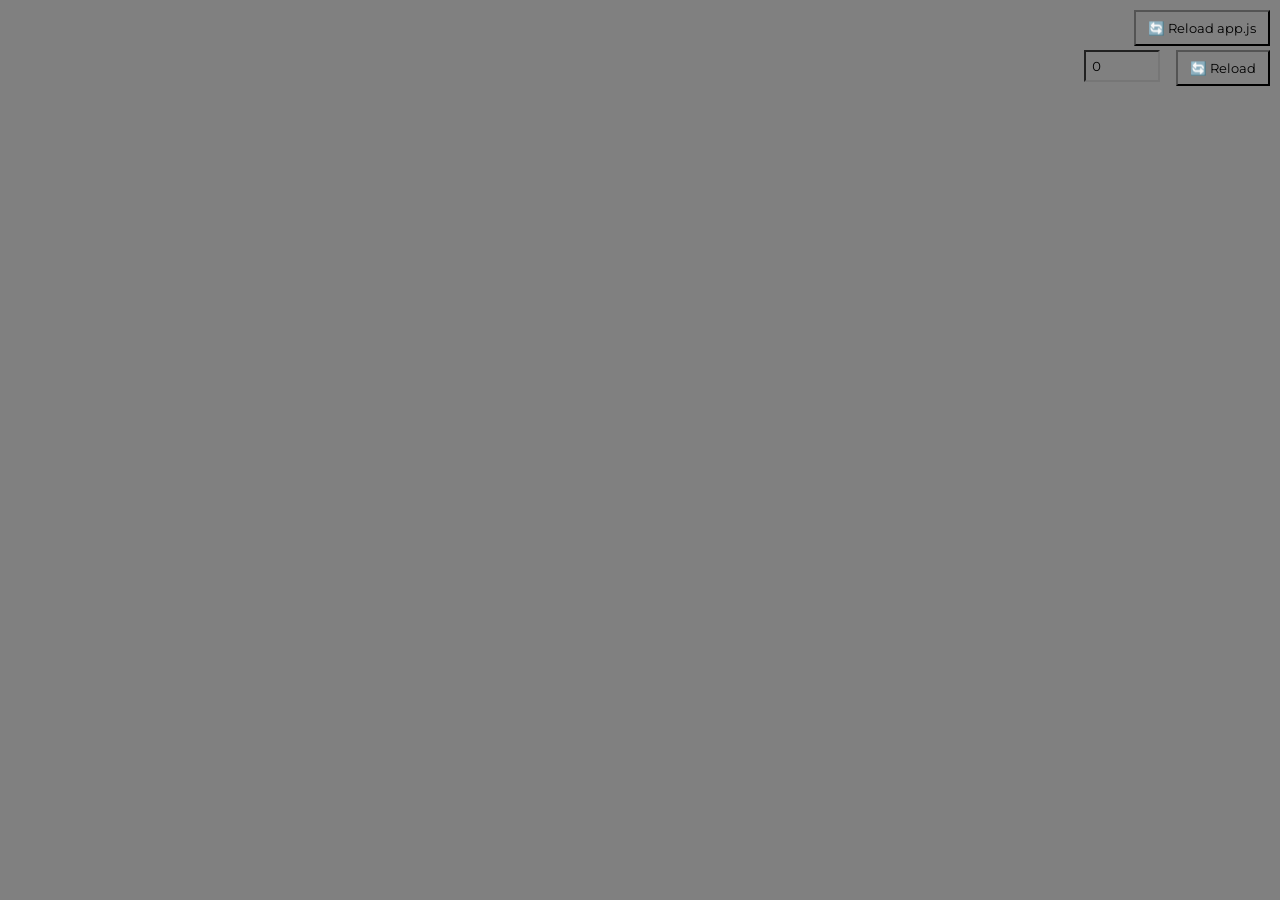
<file: index.html>
<!DOCTYPE html>
<html lang="en">
  <head>
    <meta charset="UTF-8" />
    <meta name="viewport" content="width=device-width, initial-scale=1.0" />
    <meta http-equiv="X-UA-Compatible" content="ie=edge" />
    <title>Document</title>
    <link href="https://fonts.cdnfonts.com/css/handwriting" rel="stylesheet">
    <link href="https://fonts.googleapis.com/css2?family=Montserrat:wght@400;700&display=swap" rel="stylesheet" />
    <link rel="stylesheet" href="style.css" />
  </head>
  <body>
    <script src="https://d3js.org/d3.v7.min.js" charset="utf-8"></script>
    <script src="https://d3js.org/d3-selection-multi.v1.min.js"></script>
    <script src="data.js"></script>
    <script type="module" src="app.js"></script>
    
    <!-- <button id="btn-reload-app" onclick="reloadApp()" 
  style="position:fixed;top:10px;right:10px;z-index:9999;padding:8px 12px;cursor:pointer">
  🔄 Reload app.js
</button> -->


<!-- <script>
  function reloadApp() {
    const old = document.getElementById('app-module');
    if (old) old.remove();
    
    const s = document.createElement('script');
    s.type = 'module';
    s.src = 'app.js?v=' + Date.now();
    s.id = 'app-module';
    document.head.appendChild(s);
  }
</script> -->

<button onclick="reloadApp1()" 
  style="position:fixed;top:10px;right:10px;z-index:9999;padding:8px 12px;cursor:pointer">
  🔄 Reload app.js
</button>

<script>
function reloadApp1() {
  // Suma 1 cada vez, empieza en 0
  window.__appIndex = (window.__appIndex ?? -1) + 1;

  const old = document.getElementById('app-module');
  if (old) old.remove();

  const s = document.createElement('script');
  s.type = 'module';
  s.src = 'app.js?v=' + Date.now();
  s.id = 'app-module';
  document.head.appendChild(s);
}
</script>

<input
  id="appIndex"
  type="number"
  value="0"
  style="position:fixed;top:50px;right:120px;z-index:9999;width:60px;padding:6px;"
>

<button
  onclick="reloadApp()"
  style="position:fixed;top:50px;right:10px;z-index:9999;padding:8px 12px;cursor:pointer"
>
  🔄 Reload
</button>

<script>
function reloadApp() {
  window.__appIndex = Number(
    document.getElementById('appIndex').value
  );

  console.log("Índice:", window.__appIndex);

  const old = document.getElementById('app-module');
  if (old) old.remove();

  const s = document.createElement('script');
  s.type = 'module';
  s.src = 'app.js?v=' + Date.now();
  s.id = 'app-module';
  document.head.appendChild(s);
}
</script>
  </body>
</html>
</file>
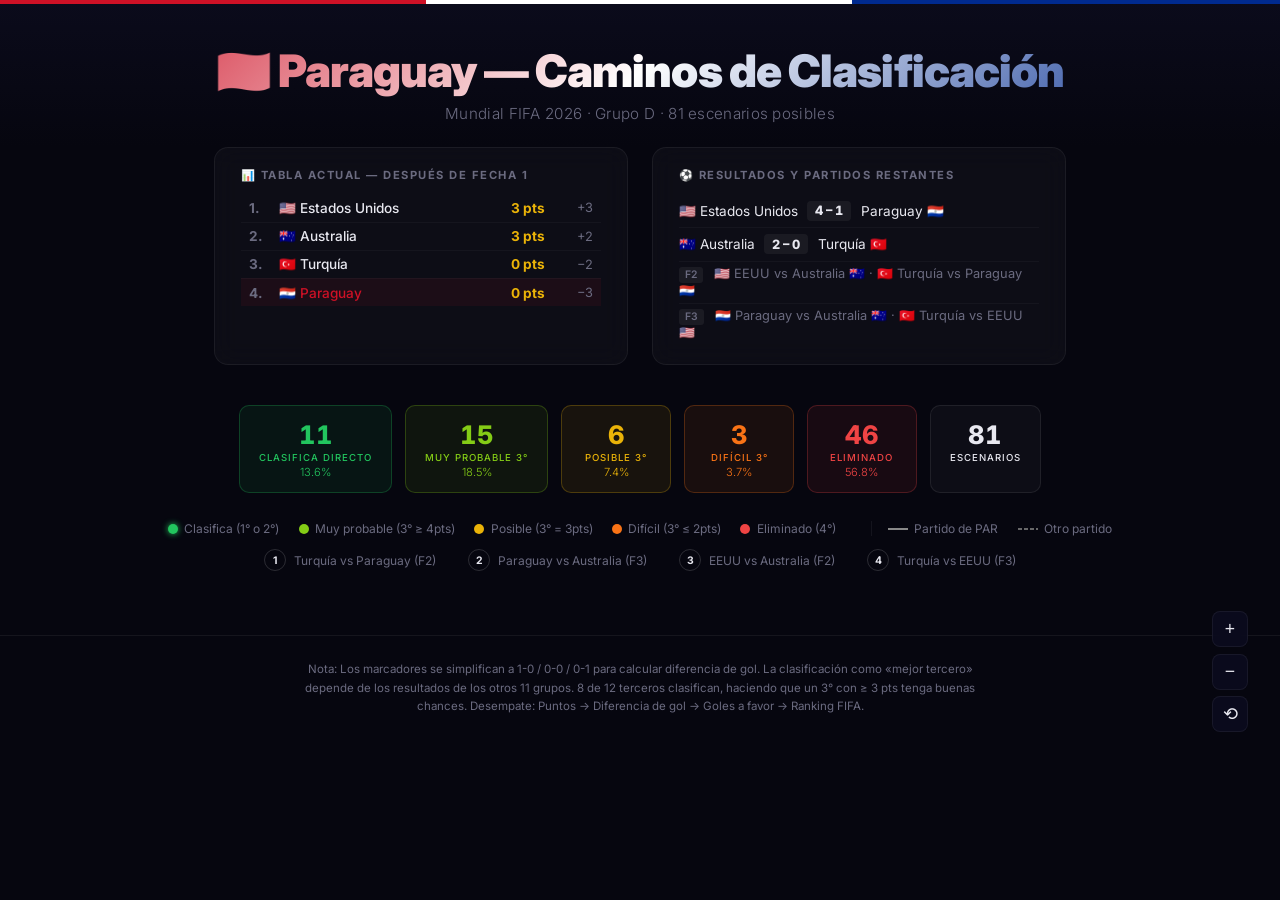
<file: tree.html>
<!DOCTYPE html>
<html lang="es">
<head>
    <meta charset="UTF-8">
    <meta name="viewport" content="width=device-width, initial-scale=1.0">
    <title>Paraguay — Caminos de Clasificación | Mundial 2026</title>
    <meta name="description" content="Árbol radial interactivo de todos los escenarios posibles para la clasificación de Paraguay en el Grupo D del Mundial FIFA 2026.">
    <script src="https://d3js.org/d3.v7.min.js"></script>
    <link href="https://fonts.googleapis.com/css2?family=Inter:wght@300;400;500;600;700;800;900&display=swap" rel="stylesheet">
    <style>
        *, *::before, *::after { margin: 0; padding: 0; box-sizing: border-box; }
        :root {
            --bg-primary: #06060f;
            --bg-secondary: #0c0c1e;
            --bg-card: rgba(255,255,255,0.03);
            --border: rgba(255,255,255,0.06);
            --text-primary: #e8e8f0;
            --text-muted: #6b6b80;
            --par-red: #CE1126;
            --par-blue: #002A8F;
            --green: #22c55e;
            --lime: #84cc16;
            --yellow: #eab308;
            --orange: #f97316;
            --red: #ef4444;
        }
        body {
            font-family: 'Inter', -apple-system, BlinkMacSystemFont, sans-serif;
            background: var(--bg-primary);
            color: var(--text-primary);
            min-height: 100vh;
            overflow-x: hidden;
        }
        /* ─── FLAG BAR ─── */
        .flag-bar {
            height: 4px;
            background: linear-gradient(90deg, var(--par-red) 0%, var(--par-red) 33.3%, #fff 33.3%, #fff 66.6%, var(--par-blue) 66.6%, var(--par-blue) 100%);
        }
        /* ─── HEADER ─── */
        .header {
            text-align: center;
            padding: 2.5rem 1rem 1.5rem;
            background: linear-gradient(180deg, rgba(12,12,30,0.8) 0%, var(--bg-primary) 100%);
        }
        .header h1 {
            font-size: clamp(1.6rem, 4vw, 2.8rem);
            font-weight: 900;
            letter-spacing: -0.02em;
            background: linear-gradient(135deg, var(--par-red), #fff 50%, var(--par-blue));
            -webkit-background-clip: text;
            -webkit-text-fill-color: transparent;
            background-clip: text;
            margin-bottom: 0.4rem;
        }
        .header p {
            font-size: 0.95rem;
            color: var(--text-muted);
            font-weight: 300;
            letter-spacing: 0.02em;
        }
        /* ─── INFO GRID ─── */
        .info-grid {
            display: flex;
            justify-content: center;
            gap: 1.5rem;
            padding: 0 1.5rem;
            flex-wrap: wrap;
            max-width: 900px;
            margin: 0 auto 1.5rem;
        }
        .info-card {
            background: var(--bg-card);
            border: 1px solid var(--border);
            border-radius: 14px;
            padding: 1.2rem 1.6rem;
            backdrop-filter: blur(12px);
            flex: 1;
            min-width: 280px;
        }
        .info-card h3 {
            font-size: 0.7rem;
            text-transform: uppercase;
            letter-spacing: 1.5px;
            color: var(--text-muted);
            margin-bottom: 0.8rem;
        }
        .standings-table {
            width: 100%;
            border-collapse: collapse;
            font-size: 0.85rem;
        }
        .standings-table td {
            padding: 0.35rem 0.5rem;
            border-bottom: 1px solid rgba(255,255,255,0.03);
        }
        .standings-table tr:last-child td { border: none; }
        .standings-table .pos { color: var(--text-muted); width: 24px; font-weight: 700; }
        .standings-table .team { font-weight: 500; }
        .standings-table .pts { text-align: right; font-weight: 700; color: var(--yellow); }
        .standings-table .gd { text-align: right; color: var(--text-muted); font-size: 0.8rem; }
        .standings-table tr.highlight { background: rgba(206,17,38,0.08); }
        .standings-table tr.highlight .team { color: var(--par-red); }
        .match-result {
            display: flex;
            align-items: center;
            gap: 0.6rem;
            padding: 0.4rem 0;
            font-size: 0.85rem;
            border-bottom: 1px solid rgba(255,255,255,0.03);
        }
        .match-result:last-child { border: none; }
        .match-result .score {
            font-weight: 800;
            padding: 0.15rem 0.5rem;
            border-radius: 4px;
            background: rgba(255,255,255,0.05);
            font-size: 0.8rem;
            font-variant-numeric: tabular-nums;
        }
        .match-result .vs { color: var(--text-muted); font-size: 0.75rem; }
        .match-future {
            color: var(--text-muted);
            font-size: 0.8rem;
            padding: 0.3rem 0;
            border-bottom: 1px solid rgba(255,255,255,0.03);
        }
        .match-future:last-child { border: none; }
        .match-future .fecha-badge {
            display: inline-block;
            font-size: 0.65rem;
            padding: 0.1rem 0.4rem;
            border-radius: 3px;
            background: rgba(255,255,255,0.06);
            margin-right: 0.4rem;
            font-weight: 600;
        }
        /* ─── STATS BAR ─── */
        .stats-bar {
            display: flex;
            justify-content: center;
            gap: 0.8rem;
            padding: 1rem 1rem;
            flex-wrap: wrap;
            max-width: 1000px;
            margin: 0 auto;
        }
        .stat-card {
            padding: 0.8rem 1.2rem;
            border-radius: 10px;
            text-align: center;
            min-width: 110px;
            border: 1px solid;
            transition: transform 0.2s;
        }
        .stat-card:hover { transform: translateY(-2px); }
        .stat-number { font-size: 1.6rem; font-weight: 800; font-variant-numeric: tabular-nums; }
        .stat-label { font-size: 0.6rem; text-transform: uppercase; letter-spacing: 1px; margin-top: 0.15rem; font-weight: 500; }
        .stat-pct { font-size: 0.7rem; margin-top: 0.1rem; font-weight: 300; }
        /* ─── LEGEND ─── */
        .legend {
            display: flex;
            justify-content: center;
            gap: 1.2rem;
            padding: 0.8rem 1rem;
            flex-wrap: wrap;
            max-width: 1000px;
            margin: 0 auto;
        }
        .legend-item { display: flex; align-items: center; gap: 0.4rem; font-size: 0.75rem; color: var(--text-muted); }
        .legend-dot { width: 10px; height: 10px; border-radius: 50%; flex-shrink: 0; }
        /* ─── TREE ─── */
        .tree-wrapper {
            position: relative;
            display: flex;
            justify-content: center;
            padding: 1rem;
        }
        .tree-controls {
            position: absolute;
            top: 1.5rem;
            right: 2rem;
            display: flex;
            flex-direction: column;
            gap: 0.4rem;
            z-index: 10;
        }
        .tree-controls button {
            width: 36px;
            height: 36px;
            border-radius: 8px;
            border: 1px solid var(--border);
            background: rgba(12,12,30,0.9);
            color: var(--text-primary);
            font-size: 1.1rem;
            cursor: pointer;
            display: flex;
            align-items: center;
            justify-content: center;
            transition: all 0.2s;
            backdrop-filter: blur(8px);
        }
        .tree-controls button:hover { background: rgba(30,30,60,0.9); border-color: rgba(255,255,255,0.15); }
        #tree-svg {
            cursor: grab;
        }
        #tree-svg:active { cursor: grabbing; }
        .link { fill: none; transition: stroke-opacity 0.3s, stroke-width 0.3s; }
        .node circle { transition: all 0.3s; cursor: pointer; }
        /* ─── TOOLTIP ─── */
        .tooltip {
            position: fixed;
            background: rgba(10,10,22,0.95);
            border: 1px solid rgba(255,255,255,0.1);
            border-radius: 10px;
            padding: 14px 18px;
            font-size: 0.8rem;
            pointer-events: none;
            opacity: 0;
            transition: opacity 0.15s;
            z-index: 1000;
            backdrop-filter: blur(16px);
            max-width: 320px;
            line-height: 1.5;
            box-shadow: 0 12px 40px rgba(0,0,0,0.5);
        }
        .tooltip hr {
            border: none;
            border-top: 1px solid rgba(255,255,255,0.08);
            margin: 6px 0;
        }
        .tooltip .path-step {
            display: flex;
            align-items: center;
            gap: 0.3rem;
            padding: 1px 0;
        }
        .tooltip .path-step .match-name {
            color: var(--text-muted);
            font-size: 0.7rem;
        }
        .tooltip .path-step .result {
            font-weight: 600;
            font-size: 0.75rem;
        }
        .tooltip .standing-row {
            display: flex;
            justify-content: space-between;
            padding: 2px 0;
            font-size: 0.75rem;
        }
        .tooltip .standing-row.par { font-weight: 700; color: var(--par-red); }
        /* ─── LEVEL LABELS ─── */
        .level-info {
            display: flex;
            justify-content: center;
            gap: 2rem;
            padding: 0 1rem 1rem;
            flex-wrap: wrap;
            max-width: 1100px;
            margin: 0 auto;
        }
        .level-tag {
            display: flex;
            align-items: center;
            gap: 0.5rem;
            font-size: 0.75rem;
            color: var(--text-muted);
        }
        .level-tag .ring-num {
            width: 22px;
            height: 22px;
            border-radius: 50%;
            border: 1.5px solid rgba(255,255,255,0.15);
            display: flex;
            align-items: center;
            justify-content: center;
            font-size: 0.65rem;
            font-weight: 700;
            color: var(--text-primary);
        }
        /* ─── FOOTER ─── */
        .footer {
            text-align: center;
            padding: 1.5rem 1rem 2rem;
            border-top: 1px solid var(--border);
            margin-top: 1rem;
        }
        .footer p {
            font-size: 0.72rem;
            color: var(--text-muted);
            max-width: 700px;
            margin: 0 auto;
            line-height: 1.6;
        }
        /* ─── ANIMATIONS ─── */
        @keyframes fadeInUp {
            from { opacity: 0; transform: translateY(12px); }
            to { opacity: 1; transform: translateY(0); }
        }
        .info-card, .stat-card { animation: fadeInUp 0.6s ease both; }
        .info-card:nth-child(2) { animation-delay: 0.1s; }
        .stat-card:nth-child(2) { animation-delay: 0.05s; }
        .stat-card:nth-child(3) { animation-delay: 0.1s; }
        .stat-card:nth-child(4) { animation-delay: 0.15s; }
        .stat-card:nth-child(5) { animation-delay: 0.2s; }
        .stat-card:nth-child(6) { animation-delay: 0.25s; }
    </style>
</head>
<body>
    <div class="flag-bar"></div>
    <header class="header">
        <h1>🇵🇾 Paraguay — Caminos de Clasificación</h1>
        <p>Mundial FIFA 2026 · Grupo D · 81 escenarios posibles</p>
    </header>
    <div class="info-grid">
        <div class="info-card">
            <h3>📊 Tabla actual — Después de Fecha 1</h3>
            <table class="standings-table">
                <tr><td class="pos">1.</td><td class="team">🇺🇸 Estados Unidos</td><td class="pts">3 pts</td><td class="gd">+3</td></tr>
                <tr><td class="pos">2.</td><td class="team">🇦🇺 Australia</td><td class="pts">3 pts</td><td class="gd">+2</td></tr>
                <tr><td class="pos">3.</td><td class="team">🇹🇷 Turquía</td><td class="pts">0 pts</td><td class="gd">−2</td></tr>
                <tr class="highlight"><td class="pos">4.</td><td class="team">🇵🇾 Paraguay</td><td class="pts">0 pts</td><td class="gd">−3</td></tr>
            </table>
        </div>
        <div class="info-card">
            <h3>⚽ Resultados y partidos restantes</h3>
            <div class="match-result">
                <span>🇺🇸 Estados Unidos</span>
                <span class="score">4 – 1</span>
                <span>Paraguay 🇵🇾</span>
            </div>
            <div class="match-result">
                <span>🇦🇺 Australia</span>
                <span class="score">2 – 0</span>
                <span>Turquía 🇹🇷</span>
            </div>
            <div class="match-future"><span class="fecha-badge">F2</span> 🇺🇸 EEUU vs Australia 🇦🇺 · 🇹🇷 Turquía vs Paraguay 🇵🇾</div>
            <div class="match-future"><span class="fecha-badge">F3</span> 🇵🇾 Paraguay vs Australia 🇦🇺 · 🇹🇷 Turquía vs EEUU 🇺🇸</div>
        </div>
    </div>
    <div class="stats-bar" id="stats-bar"></div>
    <div class="legend">
        <div class="legend-item"><div class="legend-dot" style="background:var(--green);box-shadow:0 0 6px var(--green)"></div>Clasifica (1° o 2°)</div>
        <div class="legend-item"><div class="legend-dot" style="background:var(--lime)"></div>Muy probable (3° ≥ 4pts)</div>
        <div class="legend-item"><div class="legend-dot" style="background:var(--yellow)"></div>Posible (3° = 3pts)</div>
        <div class="legend-item"><div class="legend-dot" style="background:var(--orange)"></div>Difícil (3° ≤ 2pts)</div>
        <div class="legend-item"><div class="legend-dot" style="background:var(--red)"></div>Eliminado (4°)</div>
        <div class="legend-item" style="margin-left:1rem;padding-left:1rem;border-left:1px solid var(--border);">
            <svg width="20" height="2"><line x1="0" y1="1" x2="20" y2="1" stroke="#888" stroke-width="2"/></svg>Partido de PAR
        </div>
        <div class="legend-item">
            <svg width="20" height="2"><line x1="0" y1="1" x2="20" y2="1" stroke="#888" stroke-width="1.5" stroke-dasharray="4,2"/></svg>Otro partido
        </div>
    </div>
    <div class="level-info">
        <div class="level-tag"><div class="ring-num">1</div>Turquía vs Paraguay (F2)</div>
        <div class="level-tag"><div class="ring-num">2</div>Paraguay vs Australia (F3)</div>
        <div class="level-tag"><div class="ring-num">3</div>EEUU vs Australia (F2)</div>
        <div class="level-tag"><div class="ring-num">4</div>Turquía vs EEUU (F3)</div>
    </div>
    <div class="tree-wrapper">
        <div class="tree-controls">
            <button id="zoom-in" title="Acercar">+</button>
            <button id="zoom-out" title="Alejar">−</button>
            <button id="zoom-reset" title="Restablecer">⟲</button>
        </div>
        <div id="tree-container"></div>
    </div>
    <footer class="footer">
        <p>
            Nota: Los marcadores se simplifican a 1-0 / 0-0 / 0-1 para calcular diferencia de gol.
            La clasificación como «mejor tercero» depende de los resultados de los otros 11 grupos.
            8 de 12 terceros clasifican, haciendo que un 3° con ≥ 3 pts tenga buenas chances.
            Desempate: Puntos → Diferencia de gol → Goles a favor → Ranking FIFA.
        </p>
    </footer>
    <div class="tooltip" id="tooltip"></div>
    <script>
    // ═══════════════════════════════════════════════════════════════
    //  CONSTANTS & INITIAL STATE
    // ═══════════════════════════════════════════════════════════════
    const initial = {
        'EEUU': { pts: 3, gf: 4, ga: 1 },
        'AUS':  { pts: 3, gf: 2, ga: 0 },
        'TUR':  { pts: 0, gf: 0, ga: 2 },
        'PAR':  { pts: 0, gf: 1, ga: 4 }
    };
    const fifaRank = { 'EEUU': 15, 'AUS': 25, 'TUR': 35, 'PAR': 50 };
    const teamNames = { 'EEUU': 'Estados Unidos', 'AUS': 'Australia', 'TUR': 'Turquía', 'PAR': 'Paraguay' };
    const teamFlags = { 'EEUU': '🇺🇸', 'AUS': '🇦🇺', 'TUR': '🇹🇷', 'PAR': '🇵🇾' };
    // Matches in tree level order — Paraguay's matches first
    const matches = [
        {
            home: 'TUR', away: 'PAR',
            label: 'Turquía vs Paraguay',
            isParaguay: true,
            outcomes: [
                { type: 'away', label: 'GANA', color: '#22c55e' },
                { type: 'draw', label: 'EMPATA',    color: '#eab308' },
                { type: 'home', label: 'PIERDE', color: '#ef4444' }
            ]
        },
        {
            home: 'PAR', away: 'AUS',
            label: 'Paraguay vs Australia',
            isParaguay: true,
            outcomes: [
                { type: 'home', label: 'GANA', color: '#22c55e' },
                { type: 'draw', label: 'EMPATA',    color: '#eab308' },
                { type: 'away', label: 'PIERDE', color: '#ef4444' }
            ]
        },
        {
            home: 'EEUU', away: 'AUS',
            label: 'EEUU vs Australia',
            isParaguay: false,
            outcomes: [
                { type: 'home', label: '🇺🇸 Gana', color: '#818cf8' },
                { type: 'draw', label: 'Empate',    color: '#a78bfa' },
                { type: 'away', label: '🇦🇺 Gana', color: '#6366f1' }
            ]
        },
        {
            home: 'TUR', away: 'EEUU',
            label: 'Turquía vs EEUU',
            isParaguay: false,
            outcomes: [
                { type: 'home', label: '🇹🇷 Gana', color: '#818cf8' },
                { type: 'draw', label: 'Empate',    color: '#a78bfa' },
                { type: 'away', label: '🇺🇸 Gana', color: '#6366f1' }
            ]
        }
    ];
    // ═══════════════════════════════════════════════════════════════
    //  HELPERS
    // ═══════════════════════════════════════════════════════════════
    function clone(o) { return JSON.parse(JSON.stringify(o)); }
    function applyResult(state, match, outcomeType) {
        const s = clone(state);
        if (outcomeType === 'home') {
            s[match.home].pts += 3;
            s[match.home].gf  += 1;
            s[match.away].ga  += 1;
        } else if (outcomeType === 'draw') {
            s[match.home].pts += 1;
            s[match.away].pts += 1;
            // 0-0 draw
        } else {
            s[match.away].pts += 3;
            s[match.away].gf  += 1;
            s[match.home].ga  += 1;
        }
        return s;
    }
    function standings(state) {
        return Object.entries(state)
            .map(([team, s]) => ({ team, pts: s.pts, gd: s.gf - s.ga, gf: s.gf, rank: fifaRank[team] }))
            .sort((a, b) => {
                if (b.pts !== a.pts) return b.pts - a.pts;
                if (b.gd  !== a.gd)  return b.gd  - a.gd;
                if (b.gf  !== a.gf)  return b.gf  - a.gf;
                return a.rank - b.rank;
            });
    }
    function classify(pos, pts) {
        if (pos <= 2) return { status: 'classify',   color: '#22c55e', label: 'CLASIFICA',           emoji: '✅' };
        if (pos === 3 && pts >= 4) return { status: 'likely',  color: '#84cc16', label: 'Muy probable (3°)', emoji: '🟢' };
        if (pos === 3 && pts >= 3) return { status: 'possible', color: '#eab308', label: 'Posible (3°)',      emoji: '🟡' };
        if (pos === 3)            return { status: 'unlikely', color: '#f97316', label: 'Difícil (3°)',      emoji: '🟠' };
        return { status: 'eliminated', color: '#ef4444', label: 'ELIMINADO',          emoji: '❌' };
    }
    // ═══════════════════════════════════════════════════════════════
    //  BUILD TREE
    // ═══════════════════════════════════════════════════════════════
    function buildTree(matchIdx, state) {
        const match = matches[matchIdx];
        return match.outcomes.map(oc => {
            const newState = applyResult(state, match, oc.type);
            const node = {
                name: oc.label,
                edgeColor: oc.color,
                matchLabel: match.label,
                matchIsParaguay: match.isParaguay,
                depth: matchIdx + 1
            };
            if (matchIdx === matches.length - 1) {
                const table = standings(newState);
                const parIdx = table.findIndex(t => t.team === 'PAR');
                const par = table[parIdx];
                const cls = classify(parIdx + 1, par.pts);
                node.isLeaf       = true;
                node.position     = parIdx + 1;
                node.pts          = par.pts;
                node.gd           = par.gd;
                node.gf           = par.gf;
                node.classification = cls;
                node.standings    = table;
            } else {
                node.children = buildTree(matchIdx + 1, newState);
            }
            return node;
        });
    }
    const treeData = {
        name: '🇵🇾',
        matchLabel: 'Paraguay — Grupo D',
        depth: 0,
        children: buildTree(0, clone(initial))
    };
    // ═══════════════════════════════════════════════════════════════
    //  STATISTICS
    // ═══════════════════════════════════════════════════════════════
    function countLeaves(node) {
        if (node.isLeaf) {
            const s = node.classification.status;
            return { classify: s==='classify'?1:0, likely: s==='likely'?1:0, possible: s==='possible'?1:0, unlikely: s==='unlikely'?1:0, eliminated: s==='eliminated'?1:0, total: 1 };
        }
        return (node.children||[]).reduce((a, c) => {
            const r = countLeaves(c);
            return { classify: a.classify+r.classify, likely: a.likely+r.likely, possible: a.possible+r.possible, unlikely: a.unlikely+r.unlikely, eliminated: a.eliminated+r.eliminated, total: a.total+r.total };
        }, { classify:0, likely:0, possible:0, unlikely:0, eliminated:0, total:0 });
    }
    const counts = countLeaves(treeData);
    // Render stats bar
    const favorable = counts.classify + counts.likely + counts.possible;
    const statsData = [
        { n: counts.classify,   pct: ((counts.classify/counts.total)*100).toFixed(1), label: 'Clasifica directo', color: '#22c55e', bg: 'rgba(34,197,94,0.08)', border: 'rgba(34,197,94,0.25)' },
        { n: counts.likely,     pct: ((counts.likely/counts.total)*100).toFixed(1),   label: 'Muy probable 3°',   color: '#84cc16', bg: 'rgba(132,204,22,0.08)', border: 'rgba(132,204,22,0.25)' },
        { n: counts.possible,   pct: ((counts.possible/counts.total)*100).toFixed(1), label: 'Posible 3°',        color: '#eab308', bg: 'rgba(234,179,8,0.08)',  border: 'rgba(234,179,8,0.25)' },
        { n: counts.unlikely,   pct: ((counts.unlikely/counts.total)*100).toFixed(1), label: 'Difícil 3°',        color: '#f97316', bg: 'rgba(249,115,22,0.08)', border: 'rgba(249,115,22,0.25)' },
        { n: counts.eliminated, pct: ((counts.eliminated/counts.total)*100).toFixed(1), label: 'Eliminado',       color: '#ef4444', bg: 'rgba(239,68,68,0.08)',  border: 'rgba(239,68,68,0.25)' },
        { n: counts.total,      pct: '',                                                label: 'Escenarios',      color: '#e8e8f0', bg: 'rgba(255,255,255,0.03)', border: 'rgba(255,255,255,0.08)' }
    ];
    document.getElementById('stats-bar').innerHTML = statsData.map(s =>
        `<div class="stat-card" style="background:${s.bg};border-color:${s.border}">
            <div class="stat-number" style="color:${s.color}">${s.n}</div>
            <div class="stat-label" style="color:${s.color}">${s.label}</div>
            ${s.pct ? `<div class="stat-pct" style="color:${s.color}">${s.pct}%</div>` : ''}
        </div>`
    ).join('');
    // ═══════════════════════════════════════════════════════════════
    //  D3 RADIAL TREE
    // ═══════════════════════════════════════════════════════════════
    const width  = 1300;
    const height = 1300;
    const radius = 540;
    const svg = d3.select('#tree-container')
        .append('svg')
        .attr('id', 'tree-svg')
        .attr('viewBox', [-width/2, -height/2, width, height])
        .attr('width', '10000px')
        .style('max-width', width + 'px')
        .style('height', 'auto')
        .style('max-height', '90vh');
    // Glow filter
    const defs = svg.append('defs');
    const filter = defs.append('filter').attr('id', 'glow');
    filter.append('feGaussianBlur').attr('stdDeviation', '3').attr('result', 'blur');
    filter.append('feMerge').selectAll('feMergeNode')
        .data(['blur', 'SourceGraphic']).join('feMergeNode')
        .attr('in', d => d);
    const g = svg.append('g');
    // Zoom
    const zoomBehavior = d3.zoom()
        .scaleExtent([0.3, 5])
        .on('zoom', e => g.attr('transform', e.transform));
    svg.call(zoomBehavior);
    document.getElementById('zoom-in').addEventListener('click', () => svg.transition().duration(300).call(zoomBehavior.scaleBy, 1.4));
    document.getElementById('zoom-out').addEventListener('click', () => svg.transition().duration(300).call(zoomBehavior.scaleBy, 0.7));
    document.getElementById('zoom-reset').addEventListener('click', () => svg.transition().duration(500).call(zoomBehavior.transform, d3.zoomIdentity));
    // D3 hierarchy
    const root = d3.hierarchy(treeData);
    const treeLayout = d3.tree()
        .size([2 * Math.PI, radius])
        .separation((a, b) => (a.parent === b.parent ? 1 : 1.5) / a.depth);
    treeLayout(root);
    // Compute qualify rate and descendant counts (bottom-up)
    root.eachAfter(d => {
        if (!d.children) {
            const st = d.data.classification?.status;
            d.qualifyRate = (st === 'classify' || st === 'likely') ? 1 : (st === 'possible') ? 0.6 : (st === 'unlikely') ? 0.2 : 0;
            d.counts = { classify: st==='classify'?1:0, likely: st==='likely'?1:0, possible: st==='possible'?1:0, unlikely: st==='unlikely'?1:0, eliminated: st==='eliminated'?1:0, total: 1 };
        } else {
            d.qualifyRate = d3.mean(d.children, c => c.qualifyRate);
            d.counts = { classify:0, likely:0, possible:0, unlikely:0, eliminated:0, total:0 };
            d.children.forEach(c => Object.keys(d.counts).forEach(k => d.counts[k] += c.counts[k]));
        }
    });
    // Color scale for links based on qualify rate
    const qColorScale = d3.scaleLinear()
        .domain([0, 0.35, 0.65, 1])
        .range(['#ef4444', '#f97316', '#84cc16', '#22c55e'])
        .interpolate(d3.interpolateRgb);
    // ─── Level ring guides ───
    const levelRadii = [1, 2, 3, 4].map(d => d * radius / 4);
    const levelLabels = ['Turquía vs Paraguay', 'Paraguay vs Australia', 'EEUU vs Australia', 'Turquía vs EEUU'];
    g.selectAll('.level-ring')
        .data(levelRadii)
        .join('circle')
        .attr('class', 'level-ring')
        .attr('r', d => d)
        .attr('fill', 'none')
        .attr('stroke', 'rgba(255,255,255,0.04)')
        .attr('stroke-dasharray', '3,5');
    // Ring labels (at top)
    g.selectAll('.ring-label')
        .data(levelRadii)
        .join('text')
        .attr('x', 0)
        .attr('y', (d, i) => -d - 6)
        .attr('text-anchor', 'middle')
        .text((d, i) => levelLabels[i])
        .style('fill', 'rgba(255,255,255,0.15)')
        .style('font-size', '8px')
        .style('font-weight', 500)
        .style('letter-spacing', '0.5px');
    // ─── Links ───
    const linkSel = g.selectAll('.link')
        .data(root.links())
        .join('path')
        .attr('class', 'link')
        .attr('d', d3.linkRadial().angle(d => d.x).radius(d => d.y))
        .attr('stroke', d => qColorScale(d.target.qualifyRate))
        .attr('stroke-opacity', d => d.source.depth < 2 ? 0.55 : 0.3)
        .attr('stroke-width', d => d.source.depth < 2 ? 2.5 : 1.5)
        .attr('stroke-dasharray', d => d.source.depth < 2 ? 'none' : '4,2');
    // ─── Nodes ───
    const nodeSel = g.selectAll('.node')
        .data(root.descendants())
        .join('g')
        .attr('class', 'node')
        .attr('transform', d => `rotate(${d.x * 180 / Math.PI - 90}) translate(${d.y},0)`);
    // Root node
    nodeSel.filter(d => d.depth === 0)
        .append('circle')
        .attr('r', 16)
        .attr('fill', '#CE1126')
        .attr('stroke', '#fff')
        .attr('stroke-width', 2.5)
        .attr('filter', 'url(#glow)');
    nodeSel.filter(d => d.depth === 0)
        .append('text')
        .attr('dy', '-26')
        .attr('text-anchor', 'middle')
        .attr('transform', 'rotate(90)')
        .text('🇵🇾 Paraguay')
        .style('font-size', '13px')
        .style('font-weight', 800)
        .style('fill', '#fff')
        .style('text-shadow', '0 0 12px rgba(206,17,38,0.6)');
    // Internal nodes (levels 1-3)
    nodeSel.filter(d => d.depth > 0 && d.depth < 4)
        .append('circle')
        .attr('r', d => d.depth === 1 ? 5 : d.depth === 2 ? 3.5 : 2.5)
        .attr('fill', d => {
            const rate = d.qualifyRate;
            return d3.interpolateRgb('#1a1a2e', qColorScale(rate))(0.3);
        })
        .attr('stroke', d => qColorScale(d.qualifyRate))
        .attr('stroke-width', d => d.depth === 1 ? 2 : 1.5)
        .attr('stroke-opacity', 0.7);
    // Leaf nodes (level 4)
    const leaves = nodeSel.filter(d => d.depth === 4);
    leaves.append('circle')
        .attr('r', 5)
        .attr('fill', d => d.data.classification.color)
        .attr('stroke', d => d.data.classification.color)
        .attr('stroke-width', 1.5)
        .attr('fill-opacity', 0.25)
        .attr('stroke-opacity', 0.8);
    // Leaf position labels
    leaves.append('text')
        .attr('dy', '0.35em')
        .attr('x', d => d.x < Math.PI ? 10 : -10)
        .attr('text-anchor', d => d.x < Math.PI ? 'start' : 'end')
        .attr('transform', d => d.x >= Math.PI ? 'rotate(180)' : null)
        .text(d => `${d.data.position}° · ${d.data.pts}pts`)
        .style('font-size', '7px')
        .style('font-weight', 600)
        .style('fill', d => d.data.classification.color)
        .style('opacity', 0.85);
    // ─── Level 1 edge labels (Paraguay vs Turkey results) ───
    root.children.forEach(child => {
        const r   = child.y * 0.5;
        const cx  = r * Math.sin(child.x);
        const cy  = -r * Math.cos(child.x);
        const ang = child.x * 180 / Math.PI;
        const labelG = g.append('g')
            .attr('transform', `translate(${cx},${cy})`);
        // Background pill
        const text = child.data.name;
        const textW = text.length * 5.5 + 16;
        labelG.append('rect')
            .attr('x', -textW / 2)
            .attr('y', -10)
            .attr('width', textW)
            .attr('height', 20)
            .attr('rx', 10)
            .attr('fill', 'rgba(6,6,15,0.92)')
            .attr('stroke', child.data.edgeColor)
            .attr('stroke-width', 1)
            .attr('stroke-opacity', 0.6);
        labelG.append('text')
            .attr('text-anchor', 'middle')
            .attr('dy', '0.35em')
            .text(text)
            .style('font-size', '9px')
            .style('font-weight', 700)
            .style('fill', child.data.edgeColor);
    });
    // ─── Level 2 edge labels (compact) ───
    root.children.forEach(child => {
        child.children.forEach(grandchild => {
            const sr = child.y, sa = child.x;
            const tr = grandchild.y, ta = grandchild.x;
            const sx = sr * Math.sin(sa), sy = -sr * Math.cos(sa);
            const tx = tr * Math.sin(ta), ty = -tr * Math.cos(ta);
            const mx = (sx + tx) / 2, my = (sy + ty) / 2;
            const labelG = g.append('g')
                .attr('transform', `translate(${mx},${my})`);
            const text = grandchild.data.name;
            const textW = text.length * 4.5 + 10;
            labelG.append('rect')
                .attr('x', -textW / 2).attr('y', -7)
                .attr('width', textW).attr('height', 14)
                .attr('rx', 7)
                .attr('fill', 'rgba(6,6,15,0.88)')
                .attr('stroke', grandchild.data.edgeColor)
                .attr('stroke-width', 0.5)
                .attr('stroke-opacity', 0.4);
            labelG.append('text')
                .attr('text-anchor', 'middle')
                .attr('dy', '0.32em')
                .text(text)
                .style('font-size', '7px')
                .style('font-weight', 600)
                .style('fill', grandchild.data.edgeColor)
                .style('opacity', 0.8);
        });
    });
    // ═══════════════════════════════════════════════════════════════
    //  INTERACTIVITY
    // ═══════════════════════════════════════════════════════════════
    const tooltip = d3.select('#tooltip');
    function getPath(d) {
        const path = [];
        let cur = d;
        while (cur.parent) {
            path.unshift({ matchLabel: cur.data.matchLabel, name: cur.data.name, color: cur.data.edgeColor });
            cur = cur.parent;
        }
        return path;
    }
    function tooltipHTML(d) {
        if (d.depth === 0) {
            return `<strong style="font-size:1rem">🇵🇾 Paraguay — Grupo D</strong><br>
                <span style="color:#888">Situación actual: 4° con 0 pts · DG: −3</span><br>
                <span style="color:#888">Necesita ganar ambos partidos y esperar resultados favorables.</span>`;
        }
        const path = getPath(d);
        let html = '<div style="margin-bottom:4px">';
        path.forEach(p => {
            html += `<div class="path-step">
                <span class="match-name">${p.matchLabel}:</span>
                <span class="result" style="color:${p.color}">${p.name}</span>
            </div>`;
        });
        html += '</div>';
        if (d.data.isLeaf) {
            html += `<hr>`;
            html += `<div style="font-size:0.9rem;font-weight:700;color:${d.data.classification.color};margin:4px 0">
                ${d.data.classification.emoji} ${d.data.classification.label} — ${d.data.position}°
            </div>`;
            html += `<div style="color:#888;font-size:0.72rem;margin-bottom:4px">PAR: ${d.data.pts} pts · DG: ${d.data.gd >= 0 ? '+' : ''}${d.data.gd} · GF: ${d.data.gf}</div>`;
            html += `<hr>`;
            html += `<div style="font-size:0.7rem;color:#666;margin-bottom:2px">Tabla final del grupo:</div>`;
            d.data.standings.forEach((t, i) => {
                const isPar = t.team === 'PAR';
                html += `<div class="standing-row ${isPar ? 'par' : ''}" style="${isPar ? '' : 'color:#ccc'}">
                    <span>${i+1}. ${teamFlags[t.team]} ${teamNames[t.team]}</span>
                    <span>${t.pts}pts · ${t.gd >= 0 ? '+' : ''}${t.gd}</span>
                </div>`;
            });
        } else {
            html += `<hr>`;
            const c = d.counts;
            html += `<div style="font-size:0.72rem;color:#888;margin-bottom:3px">De ${c.total} escenarios:</div>`;
            if (c.classify)   html += `<div style="color:#22c55e;font-size:0.75rem">✅ ${c.classify} clasifica directo</div>`;
            if (c.likely)     html += `<div style="color:#84cc16;font-size:0.75rem">🟢 ${c.likely} muy probable</div>`;
            if (c.possible)   html += `<div style="color:#eab308;font-size:0.75rem">🟡 ${c.possible} posible</div>`;
            if (c.unlikely)   html += `<div style="color:#f97316;font-size:0.75rem">🟠 ${c.unlikely} difícil</div>`;
            if (c.eliminated) html += `<div style="color:#ef4444;font-size:0.75rem">❌ ${c.eliminated} eliminado</div>`;
        }
        return html;
    }
    nodeSel.on('mouseover', function(event, d) {
        // Highlight path
        const ancestors = new Set();
        let cur = d;
        while (cur) { ancestors.add(cur); cur = cur.parent; }
        linkSel
            .attr('stroke-opacity', l => ancestors.has(l.target) && ancestors.has(l.source) ? 1 : 0.06)
            .attr('stroke-width', l => ancestors.has(l.target) && ancestors.has(l.source) ? (l.source.depth < 2 ? 4 : 3) : (l.source.depth < 2 ? 2.5 : 1.5));
        nodeSel.selectAll('circle')
            .attr('opacity', n => ancestors.has(n) ? 1 : 0.15);
        // Tooltip
        tooltip.html(tooltipHTML(d))
            .style('opacity', 1);
        const rect = tooltip.node().getBoundingClientRect();
        let left = event.clientX + 16;
        let top  = event.clientY - 10;
        if (left + rect.width > window.innerWidth - 10) left = event.clientX - rect.width - 16;
        if (top + rect.height > window.innerHeight - 10) top = window.innerHeight - rect.height - 10;
        if (top < 10) top = 10;
        tooltip.style('left', left + 'px').style('top', top + 'px');
    })
    .on('mousemove', function(event) {
        const rect = tooltip.node().getBoundingClientRect();
        let left = event.clientX + 16;
        let top  = event.clientY - 10;
        if (left + rect.width > window.innerWidth - 10) left = event.clientX - rect.width - 16;
        if (top + rect.height > window.innerHeight - 10) top = window.innerHeight - rect.height - 10;
        if (top < 10) top = 10;
        tooltip.style('left', left + 'px').style('top', top + 'px');
    })
    .on('mouseout', function() {
        linkSel
            .attr('stroke-opacity', d => d.source.depth < 2 ? 0.55 : 0.3)
            .attr('stroke-width', d => d.source.depth < 2 ? 2.5 : 1.5);
        nodeSel.selectAll('circle').attr('opacity', 1);
        tooltip.style('opacity', 0);
    });
    // ═══════════════════════════════════════════════════════════════
    //  ENTRANCE ANIMATION
    // ═══════════════════════════════════════════════════════════════
    linkSel
        .attr('stroke-dashoffset', function() { return this.getTotalLength(); })
        .attr('stroke-dasharray', function() {
            const len = this.getTotalLength();
            const d = d3.select(this).datum();
            return d.source.depth < 2 ? `${len}` : `4,2`;
        })
        .transition()
        .duration(1200)
        .delay((d, i) => d.source.depth * 200 + i * 8)
        .attr('stroke-dashoffset', 0)
        .on('end', function() {
            const d = d3.select(this).datum();
            d3.select(this).attr('stroke-dasharray', d.source.depth < 2 ? 'none' : '4,2');
        });
    nodeSel.selectAll('circle')
        .attr('r', 0)
        .transition()
        .duration(400)
        .delay((d) => {
            const node = d3.select(this.parentNode).datum ? d3.select(this.parentNode).datum() : d;
            return 300;
        })
        .attr('r', function() {
            const d = d3.select(this.parentNode).datum();
            if (d.depth === 0) return 16;
            if (d.depth === 4) return 5;
            if (d.depth === 1) return 5;
            if (d.depth === 2) return 3.5;
            return 2.5;
        });
    console.log(`🇵🇾 Paraguay — Análisis completo: ${counts.total} escenarios`);
    console.log(`   ✅ Clasifica: ${counts.classify} (${((counts.classify/counts.total)*100).toFixed(1)}%)`);
    console.log(`   🟢 Muy probable: ${counts.likely} (${((counts.likely/counts.total)*100).toFixed(1)}%)`);
    console.log(`   🟡 Posible: ${counts.possible} (${((counts.possible/counts.total)*100).toFixed(1)}%)`);
    console.log(`   🟠 Difícil: ${counts.unlikely} (${((counts.unlikely/counts.total)*100).toFixed(1)}%)`);
    console.log(`   ❌ Eliminado: ${counts.eliminated} (${((counts.eliminated/counts.total)*100).toFixed(1)}%)`);
    </script>
</body>
</html>
</file>
<file: style.css>
* {
  margin: 0;
  padding: 0;
  background-color: grey;
  font-family: 'Montserrat', sans-serif;
  font-feature-settings:'tnum';
  /* font-family: 'Handwriting', sans-serif; */
}
</file>
